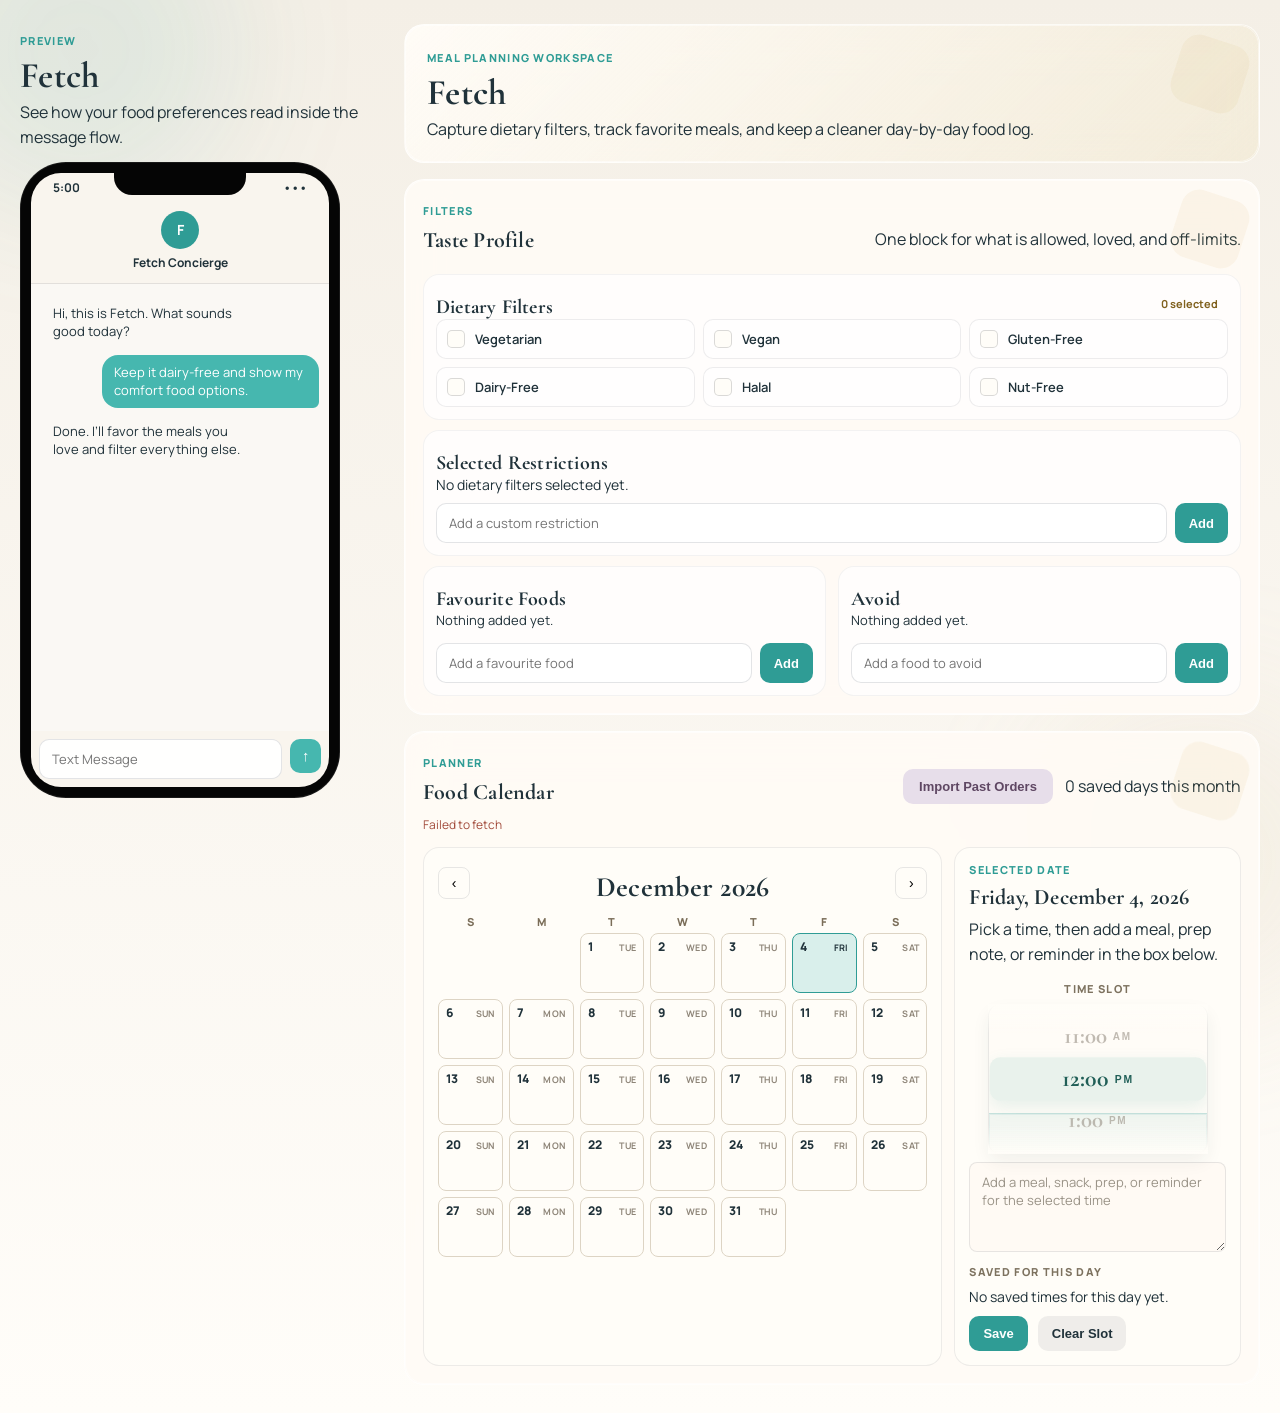
<file: frontend/index.html>
<!DOCTYPE html>
<html lang="en">
<head>
<meta charset="UTF-8">
<meta name="viewport" content="width=device-width, initial-scale=1">
<title>Fetch</title>
<link rel="stylesheet" href="styles.css?v=2026-09-20-ai-filter-remove-fix">
</head>
<body>
  <div class="page-shell">
    <aside class="phone-panel">
      <div class="phone-intro">
        <span class="eyebrow">Preview</span>
        <h1>Fetch</h1>
        <p>See how your food preferences read inside the message flow.</p>
      </div>

      <div class="iphone">
        <div class="iphone-notch"></div>
        <div class="iphone-statusbar">
          <span id="clock">9:41</span>
          <span class="statusbar-icons">•••</span>
        </div>
        <div class="imessage-header">
          <div class="contact-avatar">F</div>
          <div class="contact-name">Fetch Concierge</div>
        </div>
        <div class="imessage-thread" id="imessage-thread"></div>
        <div class="imessage-inputbar">
          <input type="text" id="imessage-input" placeholder="Text Message" />
          <button id="imessage-send" aria-label="Send message">&#8593;</button>
        </div>
      </div>
    </aside>

    <main class="workspace-panel">
      <header class="panel-card hero-card">
        <span class="eyebrow">Meal planning workspace</span>
        <h2>Fetch</h2>
        <p>Capture dietary filters, track favorite meals, and keep a cleaner day-by-day food log.</p>
      </header>

      <section class="panel-card profile-card">
        <div class="section-heading">
          <div>
            <span class="section-kicker">Filters</span>
            <h2>Taste Profile</h2>
          </div>
          <p>One block for what is allowed, loved, and off-limits.</p>
        </div>

        <section class="profile-section">
          <div class="section-inline">
            <h3>Dietary Filters</h3>
            <span class="pill-count" id="dietary-count">0 selected</span>
          </div>
          <div class="checkbox-grid" id="dietary-checkboxes"></div>
        </section>

        <section class="profile-section">
          <h3>Selected Restrictions</h3>
          <div class="chip-list" id="dietary-chips"></div>
          <div class="add-row">
            <input id="dietary-input" placeholder="Add a custom restriction" />
            <button class="btn-add" id="dietary-add-btn">Add</button>
          </div>
        </section>

        <div class="profile-columns">
          <section class="profile-section list-section">
            <h3>Favourite Foods</h3>
            <ul class="item-list" id="favourite-list"></ul>
            <div class="add-row">
              <input id="favourite-input" placeholder="Add a favourite food" />
              <button class="btn-add" id="favourite-add-btn">Add</button>
            </div>
          </section>

          <section class="profile-section list-section">
            <h3>Avoid</h3>
            <ul class="item-list" id="avoid-list"></ul>
            <div class="add-row">
              <input id="avoid-input" placeholder="Add a food to avoid" />
              <button class="btn-add" id="avoid-add-btn">Add</button>
            </div>
          </section>
        </div>
      </section>

      <section class="panel-card calendar-card">
        <div class="section-heading calendar-heading">
          <div>
            <span class="section-kicker">Planner</span>
            <h2>Food Calendar</h2>
          </div>
          <div class="calendar-heading-side">
            <button class="btn-remove calendar-import-btn" id="calendar-import-btn" type="button">Import Past Orders</button>
            <p><span id="calendar-entry-count">0</span> saved days this month</p>
          </div>
        </div>
        <p class="calendar-import-status" id="calendar-import-status" data-state="idle">Loading past orders into the calendar.</p>

        <div class="calendar-shell">
          <div class="calendar-main">
            <div class="calendar-header">
              <button class="cal-nav" id="cal-prev" aria-label="Previous month">&#8249;</button>
              <h3 id="cal-month-label"></h3>
              <button class="cal-nav" id="cal-next" aria-label="Next month">&#8250;</button>
            </div>
            <div class="calendar-weekdays">
              <span>S</span><span>M</span><span>T</span><span>W</span><span>T</span><span>F</span><span>S</span>
            </div>
            <div class="calendar-grid" id="calendar-grid"></div>
          </div>

          <aside class="calendar-detail" id="calendar-detail">
            <span class="detail-kicker">Selected date</span>
            <h3 id="calendar-detail-date"></h3>
            <p id="calendar-detail-label">Plan meals, prep, and reminders hour by hour across the day.</p>
            <div class="calendar-entry-editor">
              <div class="calendar-time-row">
                <label class="calendar-time-label" id="calendar-time-label">Time slot</label>
                <div class="calendar-time-roller-shell">
                  <div class="calendar-time-roller" id="calendar-time-roller" role="listbox" aria-labelledby="calendar-time-label"></div>
                </div>
              </div>
              <textarea id="calendar-detail-input" placeholder="Add a meal, snack, prep, or reminder for the selected time"></textarea>
            </div>
            <div class="calendar-saved-entries">
              <span class="calendar-saved-kicker">Saved for this day</span>
              <div class="calendar-saved-entry-list" id="calendar-saved-entry-list"></div>
            </div>
            <div class="detail-actions">
              <button class="btn-add" id="calendar-save-btn">Save</button>
              <button class="btn-remove" id="calendar-clear-btn">Clear Slot</button>
            </div>
          </aside>
        </div>
      </section>
    </main>
  </div>

  <script id="fetch-ai-state" type="application/json"></script>

  <script src="app.js?v=2026-09-20-ai-filter-remove-fix"></script>
</body>
</html>
</file>
<file: frontend/styles.css>
@import url("https://fonts.googleapis.com/css2?family=Cormorant+Garamond:wght@600;700&family=Manrope:wght@400;500;600;700;800&display=swap");

:root {
  --bg-1: #efe6d6;
  --bg-2: #f4efe6;
  --ink: #20323a;
  --line: rgba(32, 50, 58, 0.08);
  --panel: rgba(255, 251, 245, 0.9);
  --panel-strong: #fffdf8;
  --accent: #2f9c95;
  --accent-deep: #247a74;
  --accent-soft: #d9efeb;
  --blue: #46b7af;
  --blue-soft: #e2f3f1;
  --gold: #c9a24f;
  --sage: #7f9d72;
  --plum-soft: #e7deea;
}

* {
  box-sizing: border-box;
}

body {
  margin: 0;
  min-height: 100vh;
  font-family: "Manrope", "Segoe UI", sans-serif;
  color: var(--ink);
  background: linear-gradient(180deg, var(--bg-2) 0%, #fffdf9 100%);
}

body::before,
body::after {
  content: "";
  position: fixed;
  width: 320px;
  height: 320px;
  border-radius: 50%;
  pointer-events: none;
  filter: blur(70px);
  opacity: 0.55;
  z-index: 0;
}

body::before {
  top: -110px;
  left: -80px;
  background: rgba(47, 156, 149, 0.18);
}

body::after {
  right: -80px;
  bottom: -120px;
  background: rgba(214, 196, 162, 0.28);
}

@keyframes fade-up {
  from {
    opacity: 0;
    transform: translateY(28px) scale(0.97);
  }
  to {
    opacity: 1;
    transform: translateY(0);
  }
}

@keyframes soft-pop {
  0% {
    transform: scale(0.86);
  }
  65% {
    transform: scale(1.08);
  }
  100% {
    transform: scale(1);
  }
}

@keyframes glow-sweep {
  0% {
    transform: translateX(-150%) skewX(-14deg);
  }
  100% {
    transform: translateX(150%) skewX(-14deg);
  }
}

.page-shell {
  max-width: 1380px;
  margin: 0 auto;
  padding: 24px 20px 28px;
  display: grid;
  grid-template-columns: 360px minmax(0, 1fr);
  gap: 24px;
  align-items: start;
  position: relative;
  z-index: 1;
}

.phone-panel {
  position: sticky;
  top: 28px;
  animation: fade-up 0.8s cubic-bezier(0.2, 0.8, 0.2, 1) both;
}

.phone-intro {
  margin-bottom: 12px;
}

.eyebrow,
.section-kicker,
.detail-kicker {
  display: inline-block;
  text-transform: uppercase;
  letter-spacing: 0.12em;
  font-size: 11px;
  font-weight: 800;
  color: var(--accent);
}

.phone-intro h1,
.hero-card h2 {
  margin: 8px 0 6px;
  font-family: "Cormorant Garamond", Georgia, serif;
  font-size: 36px;
  line-height: 1;
  font-weight: 700;
  letter-spacing: 0.01em;
}

.phone-intro p,
.hero-card p,
.section-heading p,
#calendar-detail-label {
  margin: 0;
  color: var(--muted);
  line-height: 1.55;
}

.iphone {
  width: 320px;
  height: 636px;
  background: #050505;
  border-radius: 46px;
  padding: 10px;
  border: 1px solid rgba(255, 255, 255, 0.08);
  display: flex;
  flex-direction: column;
  position: relative;
  overflow: hidden;
}

.iphone::after {
  content: "";
  position: absolute;
  inset: 10px;
  border-radius: 36px;
  border: 1px solid rgba(255, 255, 255, 0.06);
  pointer-events: none;
}

.iphone-notch {
  position: absolute;
  top: 10px;
  left: 50%;
  transform: translateX(-50%);
  width: 132px;
  height: 22px;
  background: #050505;
  border-radius: 0 0 18px 18px;
  z-index: 5;
}

.iphone-statusbar {
  height: 30px;
  background: #f9f5ee;
  border-radius: 30px 30px 0 0;
  display: flex;
  align-items: center;
  justify-content: space-between;
  padding: 0 22px;
  font-size: 12px;
  font-weight: 700;
}

.imessage-header {
  background: #f9f5ee;
  display: flex;
  flex-direction: column;
  align-items: center;
  padding: 8px 0 12px;
  border-bottom: 1px solid rgba(27, 36, 48, 0.1);
}

.contact-avatar {
  width: 38px;
  height: 38px;
  border-radius: 50%;
  background: var(--accent);
  color: #fff;
  font-size: 14px;
  font-weight: 700;
  display: flex;
  align-items: center;
  justify-content: center;
  margin-bottom: 5px;
}

.contact-name {
  font-size: 12px;
  font-weight: 700;
}

.imessage-thread {
  flex: 1;
  background: rgba(255, 253, 249, 0.98);
  overflow-y: auto;
  padding: 12px 10px;
  display: flex;
  flex-direction: column;
  gap: 6px;
}

.bubble {
  max-width: 78%;
  padding: 9px 12px;
  border-radius: 16px;
  font-size: 13px;
  line-height: 1.35;
  word-wrap: break-word;
  animation: soft-pop 0.5s cubic-bezier(0.2, 0.8, 0.2, 1) both;
}

.bubble.sent {
  align-self: flex-end;
  background: var(--blue);
  color: #fff;
  border-bottom-right-radius: 6px;
}

.bubble.received {
  align-self: flex-start;
  background: var(--coral-soft);
  color: #20323a;
  border-bottom-left-radius: 6px;
}

.imessage-inputbar {
  background: #f9f5ee;
  border-radius: 0 0 30px 30px;
  padding: 8px;
  display: flex;
  gap: 8px;
}

.imessage-inputbar input,
.add-row input,
.calendar-detail textarea {
  width: 100%;
  border: 1px solid rgba(27, 36, 48, 0.12);
  background: rgba(255, 255, 255, 0.94);
  border-radius: 10px;
  padding: 10px 12px;
  font-size: 13px;
  outline: none;
  font-family: inherit;
  transition: border-color 0.2s ease, transform 0.2s ease, background 0.2s ease;
}

.imessage-inputbar input:focus,
.add-row input:focus,
.calendar-detail textarea:focus {
  border-color: rgba(47, 156, 149, 0.45);
  outline: 2px solid rgba(47, 156, 149, 0.18);
  outline-offset: 1px;
}

.imessage-inputbar button,
.btn-add,
.btn-remove,
.cal-nav,
.drop-btn {
  transition: transform 0.28s cubic-bezier(0.2, 0.8, 0.2, 1), opacity 0.2s ease, background 0.24s ease;
}

.imessage-inputbar button:hover,
.btn-add:hover,
.btn-remove:hover,
.cal-nav:hover,
.drop-btn:hover {
  transform: translateY(-4px) scale(1.04);
}

.imessage-inputbar button {
  width: 34px;
  height: 34px;
  border-radius: 10px;
  border: none;
  background: var(--blue);
  color: #fff;
  font-size: 15px;
  cursor: pointer;
}

.workspace-panel {
  min-width: 0;
  display: flex;
  flex-direction: column;
  gap: 16px;
}

.panel-card {
  background: var(--panel);
  backdrop-filter: blur(20px);
  border: 1px solid rgba(255, 255, 255, 0.7);
  border-radius: 20px;
  padding: 18px;
  animation: fade-up 0.85s cubic-bezier(0.2, 0.8, 0.2, 1) both;
  transition: border-color 0.28s ease, background 0.28s ease;
  position: relative;
  overflow: hidden;
}

.panel-card::before {
  content: "";
  position: absolute;
  inset: 0;
  border-radius: inherit;
  border: 1px solid rgba(255, 255, 255, 0.48);
  pointer-events: none;
}

.panel-card::after {
  content: "";
  position: absolute;
  top: 14px;
  right: 14px;
  width: 70px;
  height: 70px;
  border-radius: 18px;
  background: rgba(201, 162, 79, 0.08);
  transform: rotate(18deg);
  pointer-events: none;
}

.workspace-panel .panel-card:nth-child(1) {
  animation-delay: 0.08s;
}

.workspace-panel .panel-card:nth-child(2) {
  animation-delay: 0.18s;
}

.workspace-panel .panel-card:nth-child(3) {
  animation-delay: 0.28s;
}

.panel-card:hover {
  border-color: rgba(47, 156, 149, 0.18);
}

.hero-card {
  padding: 20px 22px;
  background: linear-gradient(135deg, rgba(255, 252, 247, 0.96), rgba(239, 226, 187, 0.3));
}

.section-heading {
  display: flex;
  align-items: end;
  justify-content: space-between;
  gap: 14px;
  margin-bottom: 12px;
}

.section-heading h2,
.calendar-header h3,
.calendar-detail h3,
.profile-section h3 {
  margin: 8px 0 0;
  font-family: "Cormorant Garamond", Georgia, serif;
  font-weight: 700;
  letter-spacing: 0.01em;
}

.section-heading h2,
.calendar-detail h3 {
  font-size: 22px;
  line-height: 1.1;
}

.profile-card {
  display: flex;
  flex-direction: column;
  gap: 10px;
}

.profile-section {
  background: rgba(255, 255, 255, 0.7);
  border: 1px solid rgba(27, 36, 48, 0.05);
  border-radius: 16px;
  padding: 12px;
}

.profile-section h3,
.list-section h3 {
  font-size: 20px;
}

.section-inline {
  display: flex;
  align-items: center;
  justify-content: space-between;
  gap: 12px;
}

.pill-count {
  padding: 5px 10px;
  border-radius: 999px;
  background: var(--gold-soft);
  color: #80611e;
  font-size: 11px;
  font-weight: 700;
}

.checkbox-grid {
  display: grid;
  grid-template-columns: repeat(3, minmax(0, 1fr));
  gap: 8px;
}

.filter-option {
  display: flex;
  align-items: center;
  gap: 10px;
  min-height: 40px;
  padding: 7px 10px;
  border-radius: 10px;
  background: rgba(255, 255, 255, 0.88);
  border: 1px solid rgba(27, 36, 48, 0.08);
  cursor: pointer;
  transition: background 0.22s ease, border-color 0.22s ease;
}

.filter-option input {
  position: absolute;
  opacity: 0;
  pointer-events: none;
}

.filter-option-box {
  width: 18px;
  height: 18px;
  border-radius: 5px;
  border: 1.5px solid rgba(27, 36, 48, 0.16);
  background: #fffdf8;
  display: inline-flex;
  align-items: center;
  justify-content: center;
  flex: 0 0 auto;
}

.filter-option-box::after {
  content: "";
  width: 8px;
  height: 8px;
  border-radius: 2px;
  background: var(--accent);
  transform: scale(0);
  transition: transform 0.18s ease;
}

.filter-option.active {
  border-color: rgba(47, 156, 149, 0.25);
  background: #eef8f6;
}

.filter-option:hover {
  border-color: rgba(138, 111, 143, 0.22);
  background: var(--plum-soft);
}

.filter-option.active .filter-option-box {
  border-color: rgba(47, 156, 149, 0.45);
  background: #eef8f6;
}

.filter-option.active .filter-option-box::after {
  transform: scale(1);
}

.filter-option-text {
  font-size: 13px;
  font-weight: 600;
}

.chip-list {
  display: flex;
  flex-wrap: wrap;
  gap: 8px;
  min-height: 20px;
}

.chip {
  display: inline-flex;
  align-items: center;
  gap: 8px;
  background: var(--gold-soft);
  color: #75541a;
  border: 1px solid rgba(201, 162, 79, 0.22);
  border-radius: 999px;
  padding: 6px 8px 6px 12px;
  font-size: 12px;
  font-weight: 700;
  animation: soft-pop 0.48s cubic-bezier(0.2, 0.8, 0.2, 1) both;
  transition: background 0.2s ease, border-color 0.2s ease;
}

.chip:hover {
  background: #f2e7c7;
}

.chip button {
  border: none;
  background: rgba(201, 162, 79, 0.16);
  color: #75541a;
  cursor: pointer;
  width: 20px;
  height: 20px;
  border-radius: 50%;
  font-size: 13px;
}

.empty-hint {
  color: var(--muted);
  font-size: 14px;
}

.add-row {
  display: flex;
  gap: 8px;
  margin-top: 8px;
}

.add-row input {
  flex: 1;
}

.btn-add,
.btn-remove {
  padding: 10px 14px;
  border: none;
  border-radius: 10px;
  font-size: 13px;
  font-weight: 800;
  cursor: pointer;
  white-space: nowrap;
  position: relative;
  overflow: hidden;
}

.btn-add {
  background: var(--accent);
  color: #fff;
}

.btn-add::after,
.imessage-inputbar button::after {
  content: "";
  position: absolute;
  inset: 0;
  background: linear-gradient(90deg, transparent, rgba(255, 255, 255, 0.32), transparent);
  transform: translateX(-130%);
}

.btn-add:hover::after,
.imessage-inputbar button:hover::after {
  animation: glow-sweep 1.05s cubic-bezier(0.2, 0.8, 0.2, 1);
}

.btn-remove {
  background: var(--plum-soft);
  color: #5f4763;
}

.btn-add:active,
.btn-remove:active,
.imessage-inputbar button:active,
.cal-nav:active,
.drop-btn:active {
  transform: translateY(2px) scale(0.93);
}

.profile-columns {
  display: grid;
  grid-template-columns: repeat(2, minmax(0, 1fr));
  gap: 12px;
}

.item-list {
  list-style: none;
  margin: 0;
  padding: 0;
  display: flex;
  flex-direction: column;
  gap: 8px;
  min-height: 24px;
}

.item-list li {
  display: flex;
  align-items: center;
  justify-content: space-between;
  gap: 12px;
  background: rgba(255, 252, 247, 0.88);
  border: 1px solid rgba(27, 36, 48, 0.06);
  border-radius: 10px;
  padding: 8px 10px;
  font-size: 13px;
}

.drop-btn {
  border: none;
  background: var(--coral-soft);
  color: #9c5d43;
  padding: 6px 8px;
  border-radius: 8px;
  font-size: 12px;
  font-weight: 800;
  cursor: pointer;
  transition: transform 0.24s cubic-bezier(0.2, 0.8, 0.2, 1), background 0.2s ease;
}

.drop-btn:hover {
  background: #edd0c3;
}

.calendar-card {
  padding: 18px;
}

.calendar-heading {
  margin-bottom: 20px;
}

.calendar-heading-side {
  display: flex;
  align-items: center;
  gap: 12px;
  flex-wrap: wrap;
  justify-content: flex-end;
}

.calendar-import-btn {
  min-width: 150px;
}

.calendar-import-status {
  margin: -8px 0 14px;
  font-size: 12px;
  color: #6f6658;
}

.calendar-import-status[data-state="success"] {
  color: #2f7f68;
}

.calendar-import-status[data-state="error"] {
  color: #a34d3d;
}

.calendar-import-status[data-state="loading"] {
  color: #866545;
}

.calendar-shell {
  display: grid;
  grid-template-columns: minmax(0, 1.45fr) minmax(280px, 0.8fr);
  gap: 12px;
}

.calendar-main,
.calendar-detail {
  border-radius: 16px;
}

.calendar-main {
  background: #fffdf8;
  border: 1px solid rgba(27, 36, 48, 0.08);
  padding: 14px;
  transition: border-color 0.28s ease, background 0.28s ease;
}

.calendar-toolbar {
  display: flex;
  align-items: center;
  justify-content: space-between;
  gap: 12px;
  margin-bottom: 10px;
  padding: 0 2px;
}

.calendar-meta {
  font-size: 11px;
  font-weight: 700;
  letter-spacing: 0.04em;
  text-transform: uppercase;
  color: #866545;
}

.calendar-key {
  display: inline-flex;
  align-items: center;
  gap: 6px;
  font-size: 11px;
  color: #6c7e73;
}

.calendar-key::before {
  content: "";
  width: 7px;
  height: 7px;
  border-radius: 50%;
  background: var(--accent);
}

.calendar-header {
  display: flex;
  align-items: center;
  justify-content: space-between;
  gap: 12px;
  margin-bottom: 10px;
}

.calendar-header h3 {
  font-size: 28px;
  font-weight: 700;
  text-align: center;
}

.cal-nav {
  width: 32px;
  height: 32px;
  border: 1px solid rgba(27, 36, 48, 0.1);
  border-radius: 8px;
  background: var(--gold-soft);
  font-size: 14px;
  cursor: pointer;
  transition: transform 0.26s cubic-bezier(0.2, 0.8, 0.2, 1), background 0.2s ease, border-color 0.2s ease;
}

.cal-nav:hover {
  background: var(--accent-soft);
  border-color: rgba(47, 156, 149, 0.22);
}

.calendar-weekdays {
  display: grid;
  grid-template-columns: repeat(7, minmax(0, 1fr));
  gap: 6px;
  margin-bottom: 4px;
}

.calendar-weekdays span {
  text-align: center;
  font-size: 11px;
  font-weight: 800;
  color: #7a6d58;
}

.calendar-grid {
  display: grid;
  grid-template-columns: repeat(7, minmax(0, 1fr));
  gap: 6px;
}

.cal-day {
  min-height: 60px;
  border: 1px solid #ddd4c4;
  background: #fffdf8;
  border-radius: 8px;
  color: var(--ink);
  cursor: pointer;
  padding: 7px 7px 6px;
  position: relative;
  text-align: left;
  font: inherit;
  display: flex;
  flex-direction: column;
  justify-content: space-between;
  align-items: stretch;
  transition: background 0.18s ease, border-color 0.18s ease;
}

.cal-day:hover {
  background: var(--sage-soft);
  border-color: #b3c4aa;
}

.cal-day.empty {
  min-height: 60px;
  background: transparent;
  border-color: transparent;
  cursor: default;
}

.cal-day.today {
  border-color: var(--gold);
}

.cal-day.selected {
  background: var(--accent-soft);
  border-color: var(--accent);
  color: #fff;
  color: var(--ink);
}

.cal-day-number {
  font-size: 12px;
  font-weight: 800;
  line-height: 1;
}

.cal-day-top {
  display: flex;
  align-items: start;
  justify-content: space-between;
  gap: 4px;
}

.cal-day-week {
  font-size: 9px;
  font-weight: 700;
  letter-spacing: 0.04em;
  text-transform: uppercase;
  color: #8e8578;
}

.cal-day.selected .cal-day-week {
  color: var(--accent-ink);
}

.cal-day-body {
  display: flex;
  flex-direction: column;
  gap: 3px;
  min-height: 22px;
}

.cal-day-preview {
  font-size: 9px;
  line-height: 1.2;
  color: #7d725f;
  overflow: hidden;
  display: -webkit-box;
  line-clamp: 2;
  -webkit-line-clamp: 2;
  -webkit-box-orient: vertical;
}

.cal-day.selected .cal-day-preview {
  color: #47655f;
}

.cal-day-note {
  width: 100%;
  height: 3px;
  border-radius: 999px;
  background: rgba(47, 156, 149, 0.95);
}

.cal-day.selected .cal-day-note {
  background: var(--accent);
}

.calendar-detail {
  background: #fffdf8;
  color: var(--ink);
  border: 1px solid rgba(27, 36, 48, 0.08);
  padding: 14px;
  display: flex;
  flex-direction: column;
  transition: border-color 0.28s ease, background 0.28s ease;
}

.calendar-main:hover,
.calendar-detail:hover {
  border-color: rgba(47, 156, 149, 0.18);
}

.calendar-detail h3 {
  margin: 8px 0 8px;
}

#calendar-detail-label {
  color: var(--muted);
  margin-bottom: 14px;
}

.calendar-entry-editor {
  display: grid;
  gap: 8px;
  margin-bottom: 12px;
}

.calendar-time-row {
  display: grid;
  grid-template-columns: 1fr;
  gap: 8px;
  align-items: start;
  justify-items: center;
}

.calendar-time-label {
  font-size: 11px;
  font-weight: 800;
  letter-spacing: 0.12em;
  text-transform: uppercase;
  color: #7d725f;
  text-align: center;
}

.calendar-time-roller-shell {
  position: relative;
  width: min(100%, 220px);
  min-width: 0;
  justify-self: center;
}

.calendar-time-roller-shell::before,
.calendar-time-roller-shell::after {
  content: "";
  position: absolute;
  left: 0;
  right: 0;
  height: 30px;
  pointer-events: none;
  z-index: 3;
}

.calendar-time-roller-shell::before {
  top: 0;
  background: linear-gradient(180deg, #fffdf8 0%, rgba(255, 253, 248, 0) 100%);
}

.calendar-time-roller-shell::after {
  bottom: 0;
  background: linear-gradient(0deg, #fffdf8 0%, rgba(255, 253, 248, 0) 100%);
}

.calendar-time-roller {
  width: 100%;
  min-width: 0;
  height: 150px;
  padding: 54px 0;
  position: relative;
  overflow-y: auto;
  overscroll-behavior: contain;
  scroll-snap-type: y mandatory;
  border: 1px solid rgba(32, 50, 58, 0.1);
  border-radius: 12px;
  background: rgba(255, 252, 247, 0.96);
  box-shadow: inset 0 1px 0 rgba(255, 255, 255, 0.8), 0 8px 18px rgba(32, 50, 58, 0.06);
  scrollbar-width: none;
}

.calendar-time-roller::-webkit-scrollbar {
  display: none;
}

.calendar-time-roller::before {
  content: "";
  position: sticky;
  top: 54px;
  display: block;
  height: 42px;
  margin-bottom: -42px;
  border-top: 1px solid rgba(47, 156, 149, 0.22);
  border-bottom: 1px solid rgba(47, 156, 149, 0.22);
  background: rgba(47, 156, 149, 0.06);
  box-shadow: inset 0 0 0 1px rgba(47, 156, 149, 0.08);
  pointer-events: none;
  z-index: 1;
}

.calendar-time-option {
  width: calc(100% - 10px);
  margin: 0 5px;
  min-height: 42px;
  position: relative;
  z-index: 2;
  display: flex;
  align-items: center;
  justify-content: center;
  gap: 6px;
  border: 0;
  border-radius: 10px;
  background: transparent;
  color: #9a9287;
  font-size: 13px;
  font-weight: 700;
  opacity: 0.62;
  scroll-snap-align: center;
  scroll-snap-stop: always;
  cursor: pointer;
  pointer-events: auto;
  user-select: none;
  -webkit-user-select: none;
  touch-action: manipulation;
  transition: transform 0.18s ease, color 0.18s ease, background 0.18s ease, opacity 0.18s ease, letter-spacing 0.18s ease;
}

.calendar-time-option-value {
  font-family: "Cormorant Garamond", Georgia, serif;
  font-size: 23px;
  font-weight: 800;
  color: inherit;
  line-height: 1;
}

.calendar-time-option-period {
  font-size: 10px;
  font-weight: 800;
  letter-spacing: 0.18em;
  text-transform: uppercase;
  color: inherit;
}

.calendar-time-option:hover {
  opacity: 0.88;
  color: #5f5a50;
}

.calendar-time-option.active {
  background: rgba(47, 156, 149, 0.1);
  color: #215f57;
  opacity: 1;
  transform: scale(1.04);
  letter-spacing: 0.01em;
  box-shadow: 0 6px 16px rgba(47, 156, 149, 0.12);
}

#calendar-detail-input {
  width: 100%;
  min-height: 90px;
  padding: 10px 12px;
  border: 1px solid rgba(27, 36, 48, 0.1);
  border-radius: 8px;
  background: rgba(255, 250, 244, 0.95);
  color: var(--ink);
  font-size: 13px;
  line-height: 1.4;
  resize: vertical;
}

.calendar-time-roller:focus,
#calendar-detail-input:focus {
  outline: none;
  border-color: rgba(47, 156, 149, 0.48);
  background: #fffdf9;
  box-shadow: 0 0 0 4px rgba(47, 156, 149, 0.12);
}

.calendar-saved-entries {
  display: grid;
  gap: 8px;
  min-height: 0;
}

.calendar-saved-kicker {
  font-size: 11px;
  font-weight: 800;
  letter-spacing: 0.12em;
  text-transform: uppercase;
  color: #7d725f;
}

.calendar-saved-entry-list {
  display: grid;
  gap: 6px;
  max-height: 170px;
  overflow-y: auto;
}

.calendar-saved-entry {
  width: 100%;
  display: grid;
  gap: 3px;
  text-align: left;
  padding: 7px 8px;
  border: 1px solid rgba(27, 36, 48, 0.08);
  border-radius: 8px;
  background: rgba(255, 252, 247, 0.96);
  cursor: pointer;
}

.calendar-saved-entry.active {
  border-color: rgba(47, 156, 149, 0.3);
  background: rgba(240, 248, 244, 0.98);
}

.calendar-saved-entry-time {
  font-size: 11px;
  font-weight: 800;
  letter-spacing: 0.06em;
  color: #5a5044;
}

.calendar-saved-entry-note {
  font-size: 12px;
  color: #70685c;
  overflow: hidden;
  display: -webkit-box;
  line-clamp: 2;
  -webkit-line-clamp: 2;
  -webkit-box-orient: vertical;
}

#calendar-detail-input::placeholder {
  color: #9a9387;
}

#calendar-detail-input,
.calendar-saved-entry {
  width: 100%;
}

.detail-actions {
  display: flex;
  gap: 10px;
  margin-top: auto;
  padding-top: 10px;
}


@media (prefers-reduced-motion: reduce) {
  *,
  *::before,
  *::after {
    animation: none !important;
    transition: none !important;
  }
}

.detail-actions .btn-remove {
  background: rgba(27, 36, 48, 0.07);
  color: var(--ink);
}

@media (max-width: 1120px) {
  .page-shell {
    grid-template-columns: 1fr;
  }

  .phone-panel {
    position: static;
    display: grid;
    justify-items: center;
  }
}

@media (max-width: 900px) {
  .checkbox-grid,
  .profile-columns,
  .calendar-shell {
    grid-template-columns: 1fr;
  }

  .checkbox-grid {
    gap: 8px;
  }

  .section-heading {
    flex-direction: column;
    align-items: flex-start;
  }

  .calendar-heading-side {
    justify-content: flex-start;
  }
}

@media (max-width: 640px) {
  .page-shell {
    padding: 16px 12px 22px;
    gap: 16px;
  }

  .iphone {
    width: min(320px, calc(100vw - 28px));
    height: 620px;
  }

  .panel-card {
    padding: 14px;
    border-radius: 16px;
  }

  .phone-intro h1,
  .hero-card h2 {
    font-size: 30px;
  }

  .add-row {
    flex-direction: column;
  }

  .calendar-grid {
    gap: 6px;
  }

  .cal-day,
  .cal-day.empty {
    min-height: 54px;
    border-radius: 8px;
  }

  .cal-day-preview {
    display: none;
  }

  .calendar-time-row {
    gap: 6px;
  }

  .calendar-time-roller {
    height: 132px;
    padding: 45px 0;
  }
}
</file>
